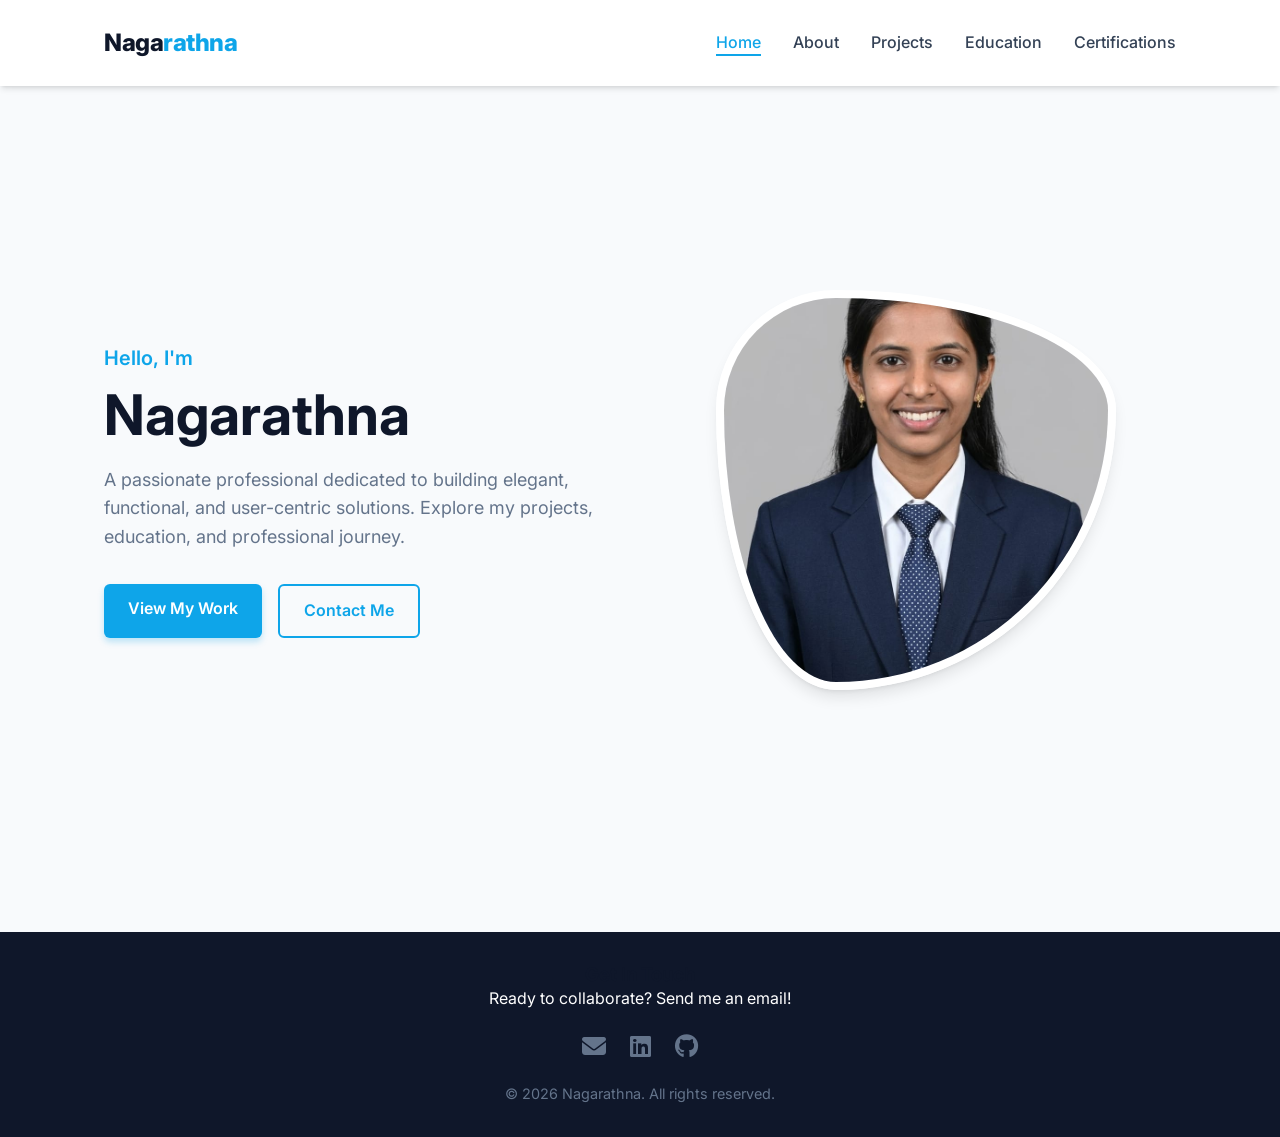
<file: index.html>
<!DOCTYPE html>
<html lang="en">
<head>
    <meta charset="UTF-8">
    <meta name="viewport" content="width=device-width, initial-scale=1.0">
    <title>Nagarathna | Professional Portfolio</title>
    <link rel="stylesheet" href="css/style.css">
    <!-- Google Fonts -->
    <link href="https://fonts.googleapis.com/css2?family=Inter:wght@300;400;500;600;700;800&display=swap" rel="stylesheet">
    <!-- Font Awesome for Icons -->
    <link rel="stylesheet" href="https://cdnjs.cloudflare.com/ajax/libs/font-awesome/6.4.0/css/all.min.css">
</head>
<body>

    <header>
        <nav class="navbar">
            <a href="index.html" class="logo">Naga<span>rathna</span></a>
            <ul class="nav-links">
                <li><a href="index.html">Home</a></li>
                <li><a href="about.html">About</a></li>
                <li><a href="projects.html">Projects</a></li>
                <li><a href="education.html">Education</a></li>
                <li><a href="certifications.html">Certifications</a></li>
            </ul>
            <button class="hamburger">
                <i class="fas fa-bars"></i>
            </button>
        </nav>
    </header>

    <main>
        <section class="hero">
            <div class="hero-content">
                <span class="hero-subtitle">Hello, I'm</span>
                <h1 class="hero-title">Nagarathna</h1>
                <p class="hero-description">
                    A passionate professional dedicated to building elegant, functional, and user-centric solutions. 
                    Explore my projects, education, and professional journey.
                </p>
                <div class="hero-buttons">
                    <a href="projects.html" class="btn btn-primary">View My Work</a>
                    <a href="mailto:contact@example.com" class="btn btn-outline">Contact Me</a>
                </div>
            </div>
            <div class="hero-image">
                <!-- Using one of the provided images as a profile photo placeholder -->
                <img src="WhatsApp Image 2026-05-04 at 5.15.26 PM.jpeg" alt="Nagarathna - Profile Photo">
            </div>
        </section>
    </main>

    <footer>
        <div class="footer-content">
            <h3>Get In Touch</h3>
            <p>Ready to collaborate? Send me an email!</p>
            <div class="social-links">
                <a href="mailto:contact@example.com"><i class="fas fa-envelope"></i></a>
                <a href="#"><i class="fab fa-linkedin"></i></a>
                <a href="#"><i class="fab fa-github"></i></a>
            </div>
            <p style="margin-top: 1rem; font-size: 0.9rem; color: var(--text-muted);">
                &copy; 2026 Nagarathna. All rights reserved.
            </p>
        </div>
    </footer>

    <script src="js/script.js"></script>
</body>
</html>
</file>
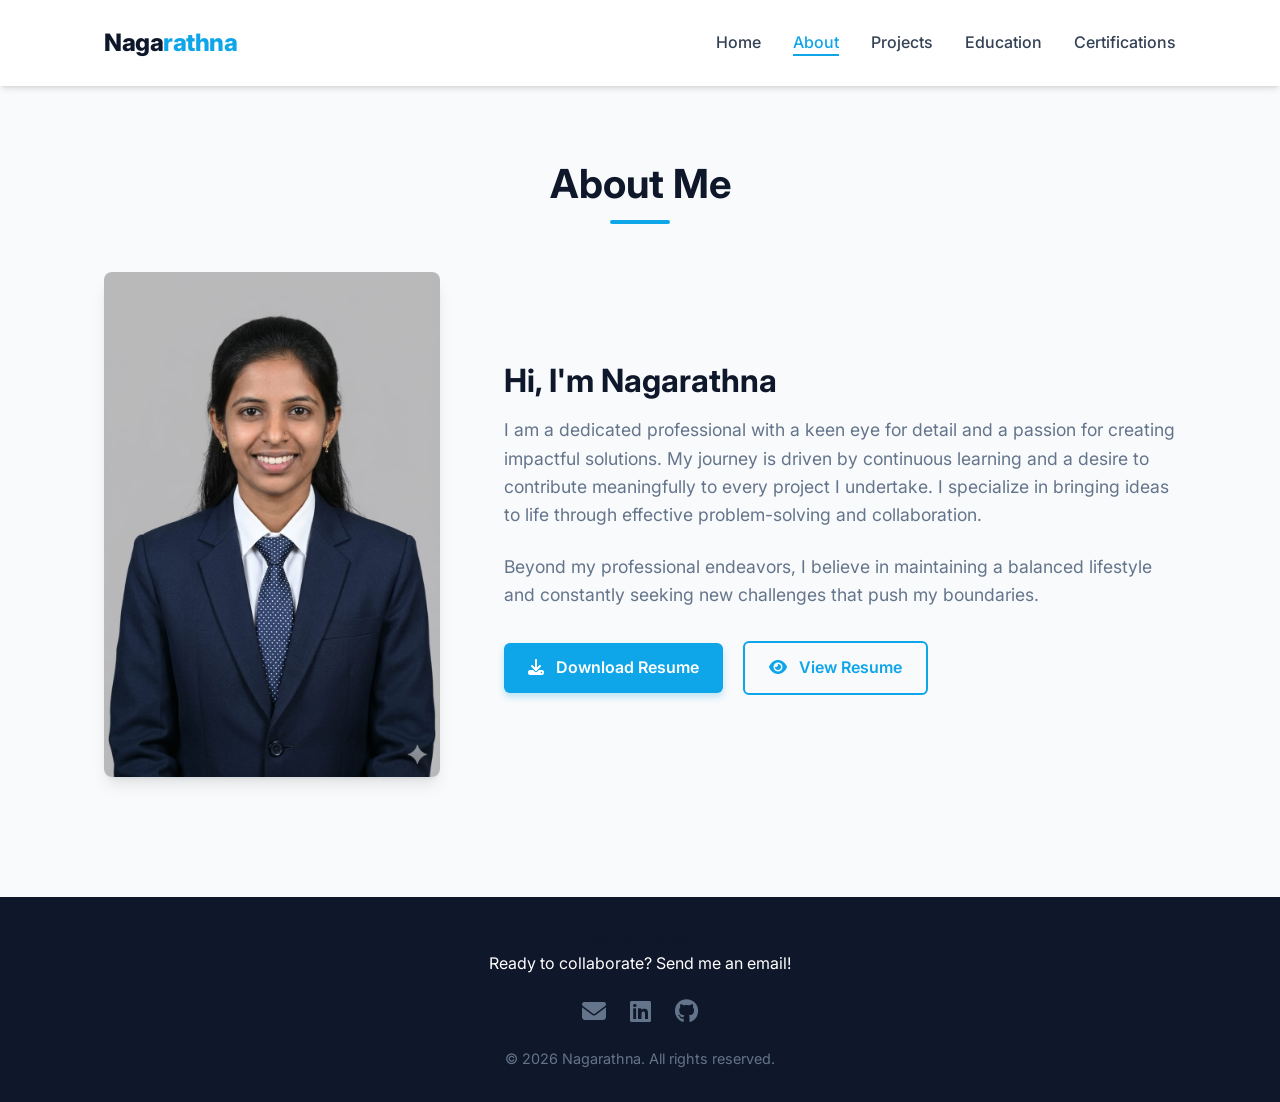
<file: about.html>
<!DOCTYPE html>
<html lang="en">
<head>
    <meta charset="UTF-8">
    <meta name="viewport" content="width=device-width, initial-scale=1.0">
    <title>About Me | Professional Portfolio</title>
    <link rel="stylesheet" href="css/style.css">
    <link href="https://fonts.googleapis.com/css2?family=Inter:wght@300;400;500;600;700;800&display=swap" rel="stylesheet">
    <link rel="stylesheet" href="https://cdnjs.cloudflare.com/ajax/libs/font-awesome/6.4.0/css/all.min.css">
</head>
<body>

    <header>
        <nav class="navbar">
            <a href="index.html" class="logo">Naga<span>rathna</span></a>
            <ul class="nav-links">
                <li><a href="index.html">Home</a></li>
                <li><a href="about.html">About</a></li>
                <li><a href="projects.html">Projects</a></li>
                <li><a href="education.html">Education</a></li>
                <li><a href="certifications.html">Certifications</a></li>
            </ul>
            <button class="hamburger">
                <i class="fas fa-bars"></i>
            </button>
        </nav>
    </header>

    <main>
        <section class="about section-title-container fade-in">
            <h2 class="section-title">About Me</h2>
            <div style="display: flex; gap: 4rem; align-items: center; flex-wrap: wrap;">
                <div style="flex: 1; min-width: 300px;">
                    <img src="WhatsApp Image 2026-05-04 at 5.15.26 PM.jpeg" alt="Nagarathna" style="width: 100%; border-radius: 0.5rem; box-shadow: var(--shadow-lg);">
                </div>
                <div style="flex: 2; min-width: 300px;">
                    <h3 style="font-size: 2rem; margin-bottom: 1rem;">Hi, I'm Nagarathna</h3>
                    <p style="color: var(--text-muted); margin-bottom: 1.5rem; font-size: 1.1rem;">
                        I am a dedicated professional with a keen eye for detail and a passion for creating impactful solutions. 
                        My journey is driven by continuous learning and a desire to contribute meaningfully to every project I undertake.
                        I specialize in bringing ideas to life through effective problem-solving and collaboration.
                    </p>
                    <p style="color: var(--text-muted); margin-bottom: 2rem; font-size: 1.1rem;">
                        Beyond my professional endeavors, I believe in maintaining a balanced lifestyle and constantly seeking new challenges that push my boundaries.
                    </p>
                    
                    <div style="margin-top: 2rem;">
                        <!-- Providing the second image as the resume placeholder -->
                        <a href="WhatsApp Image 2026-05-04 at 4.33.49 PM.jpeg" download class="btn btn-primary" style="margin-right: 1rem;">
                            <i class="fas fa-download" style="margin-right: 0.5rem;"></i> Download Resume
                        </a>
                        <a href="WhatsApp Image 2026-05-04 at 4.33.49 PM.jpeg" target="_blank" class="btn btn-outline">
                            <i class="fas fa-eye" style="margin-right: 0.5rem;"></i> View Resume
                        </a>
                    </div>
                </div>
            </div>
        </section>
    </main>

    <footer>
        <div class="footer-content">
            <h3>Get In Touch</h3>
            <p>Ready to collaborate? Send me an email!</p>
            <div class="social-links">
                <a href="mailto:contact@example.com"><i class="fas fa-envelope"></i></a>
                <a href="#"><i class="fab fa-linkedin"></i></a>
                <a href="#"><i class="fab fa-github"></i></a>
            </div>
            <p style="margin-top: 1rem; font-size: 0.9rem; color: var(--text-muted);">
                &copy; 2026 Nagarathna. All rights reserved.
            </p>
        </div>
    </footer>

    <script src="js/script.js"></script>
</body>
</html>
</file>
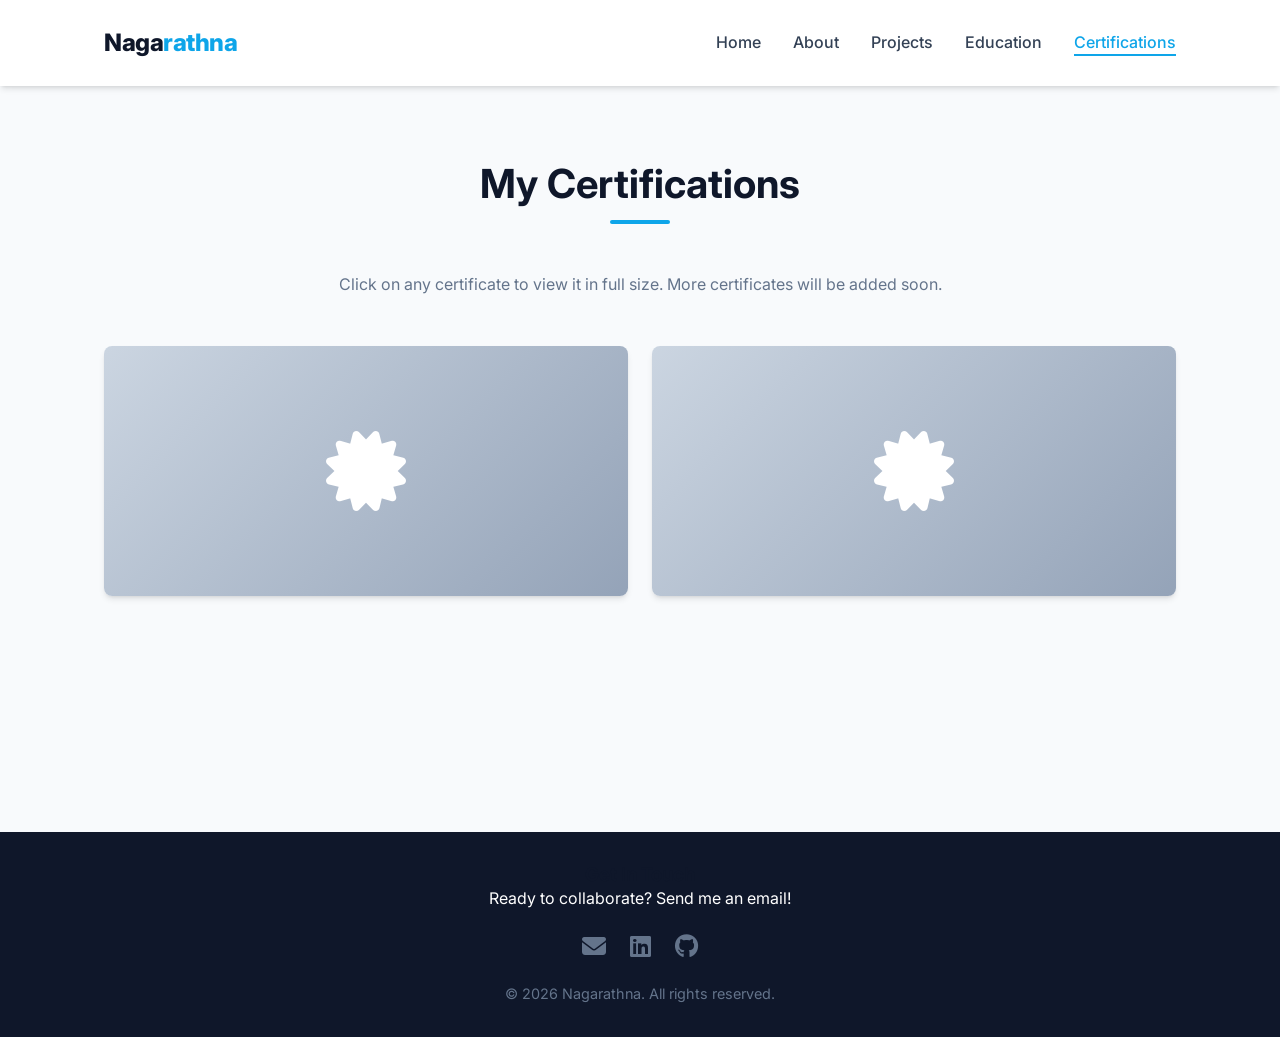
<file: certifications.html>
<!DOCTYPE html>
<html lang="en">
<head>
    <meta charset="UTF-8">
    <meta name="viewport" content="width=device-width, initial-scale=1.0">
    <title>Certifications | Professional Portfolio</title>
    <link rel="stylesheet" href="css/style.css">
    <link href="https://fonts.googleapis.com/css2?family=Inter:wght@300;400;500;600;700;800&display=swap" rel="stylesheet">
    <link rel="stylesheet" href="https://cdnjs.cloudflare.com/ajax/libs/font-awesome/6.4.0/css/all.min.css">
</head>
<body>

    <header>
        <nav class="navbar">
            <a href="index.html" class="logo">Naga<span>rathna</span></a>
            <ul class="nav-links">
                <li><a href="index.html">Home</a></li>
                <li><a href="about.html">About</a></li>
                <li><a href="projects.html">Projects</a></li>
                <li><a href="education.html">Education</a></li>
                <li><a href="certifications.html">Certifications</a></li>
            </ul>
            <button class="hamburger">
                <i class="fas fa-bars"></i>
            </button>
        </nav>
    </header>

    <main>
        <section class="certifications fade-in">
            <h2 class="section-title">My Certifications</h2>
            <p style="text-align: center; color: var(--text-muted); margin-bottom: 3rem;">Click on any certificate to view it in full size. More certificates will be added soon.</p>
            
            <div class="cert-grid">
                <!-- Certificate 1 Placeholder -->
                <div class="cert-card">
                    <!-- Currently using a gradient placeholder. Can be replaced with actual image path later -->
                    <div style="background: linear-gradient(135deg, #cbd5e1, #94a3b8); width: 100%; height: 250px; display: flex; align-items: center; justify-content: center;">
                        <i class="fas fa-certificate" style="font-size: 5rem; color: #fff;"></i>
                    </div>
                    <!-- Hidden actual image for modal to pick up. We use the same for now to prevent broken links -->
                    <img src="data:image/svg+xml;charset=UTF-8,%3Csvg%20width%3D%22800%22%20height%3D%22600%22%20xmlns%3D%22http%3A%2F%2Fwww.w3.org%2F2000%2Fsvg%22%20viewBox%3D%220%200%20800%20600%22%20preserveAspectRatio%3D%22none%22%3E%3Cdefs%3E%3Cstyle%20type%3D%22text%2Fcss%22%3E%23holder_18e12b7a9f4%20text%20%7B%20fill%3A%23999%3Bfont-weight%3Anormal%3Bfont-family%3AHelvetica%2C%20monospace%3Bfont-size%3A40pt%20%7D%20%3C%2Fstyle%3E%3C%2Fdefs%3E%3Cg%20id%3D%22holder_18e12b7a9f4%22%3E%3Crect%20width%3D%22800%22%20height%3D%22600%22%20fill%3D%22%23eeeeee%22%3E%3C%2Frect%3E%3Cg%3E%3Ctext%20x%3D%22240%22%20y%3D%22318.5%22%3ECertificate%201%3C%2Ftext%3E%3C%2Fg%3E%3C%2Fg%3E%3C%2Fsvg%3E" alt="Professional Certification 1" style="display: none;">
                    <div class="cert-overlay">
                        <span>View Certificate</span>
                    </div>
                </div>

                <!-- Certificate 2 Placeholder -->
                <div class="cert-card">
                    <div style="background: linear-gradient(135deg, #cbd5e1, #94a3b8); width: 100%; height: 250px; display: flex; align-items: center; justify-content: center;">
                        <i class="fas fa-certificate" style="font-size: 5rem; color: #fff;"></i>
                    </div>
                    <img src="data:image/svg+xml;charset=UTF-8,%3Csvg%20width%3D%22800%22%20height%3D%22600%22%20xmlns%3D%22http%3A%2F%2Fwww.w3.org%2F2000%2Fsvg%22%20viewBox%3D%220%200%20800%20600%22%20preserveAspectRatio%3D%22none%22%3E%3Cdefs%3E%3Cstyle%20type%3D%22text%2Fcss%22%3E%23holder_18e12b7a9f5%20text%20%7B%20fill%3A%23999%3Bfont-weight%3Anormal%3Bfont-family%3AHelvetica%2C%20monospace%3Bfont-size%3A40pt%20%7D%20%3C%2Fstyle%3E%3C%2Fdefs%3E%3Cg%20id%3D%22holder_18e12b7a9f5%22%3E%3Crect%20width%3D%22800%22%20height%3D%22600%22%20fill%3D%22%23eeeeee%22%3E%3C%2Frect%3E%3Cg%3E%3Ctext%20x%3D%22240%22%20y%3D%22318.5%22%3ECertificate%202%3C%2Ftext%3E%3C%2Fg%3E%3C%2Fg%3E%3C%2Fsvg%3E" alt="Professional Certification 2" style="display: none;">
                    <div class="cert-overlay">
                        <span>View Certificate</span>
                    </div>
                </div>
            </div>
        </section>

        <!-- The Modal -->
        <div id="certModal" class="modal">
            <span class="close">&times;</span>
            <img class="modal-content" id="img01">
            <div id="caption" style="margin: auto; display: block; width: 80%; max-width: 700px; text-align: center; color: #ccc; padding: 10px 0; height: 150px;"></div>
        </div>

    </main>

    <footer>
        <div class="footer-content">
            <h3>Get In Touch</h3>
            <p>Ready to collaborate? Send me an email!</p>
            <div class="social-links">
                <a href="mailto:contact@example.com"><i class="fas fa-envelope"></i></a>
                <a href="#"><i class="fab fa-linkedin"></i></a>
                <a href="#"><i class="fab fa-github"></i></a>
            </div>
            <p style="margin-top: 1rem; font-size: 0.9rem; color: var(--text-muted);">
                &copy; 2026 Nagarathna. All rights reserved.
            </p>
        </div>
    </footer>

    <script src="js/script.js"></script>
</body>
</html>
</file>
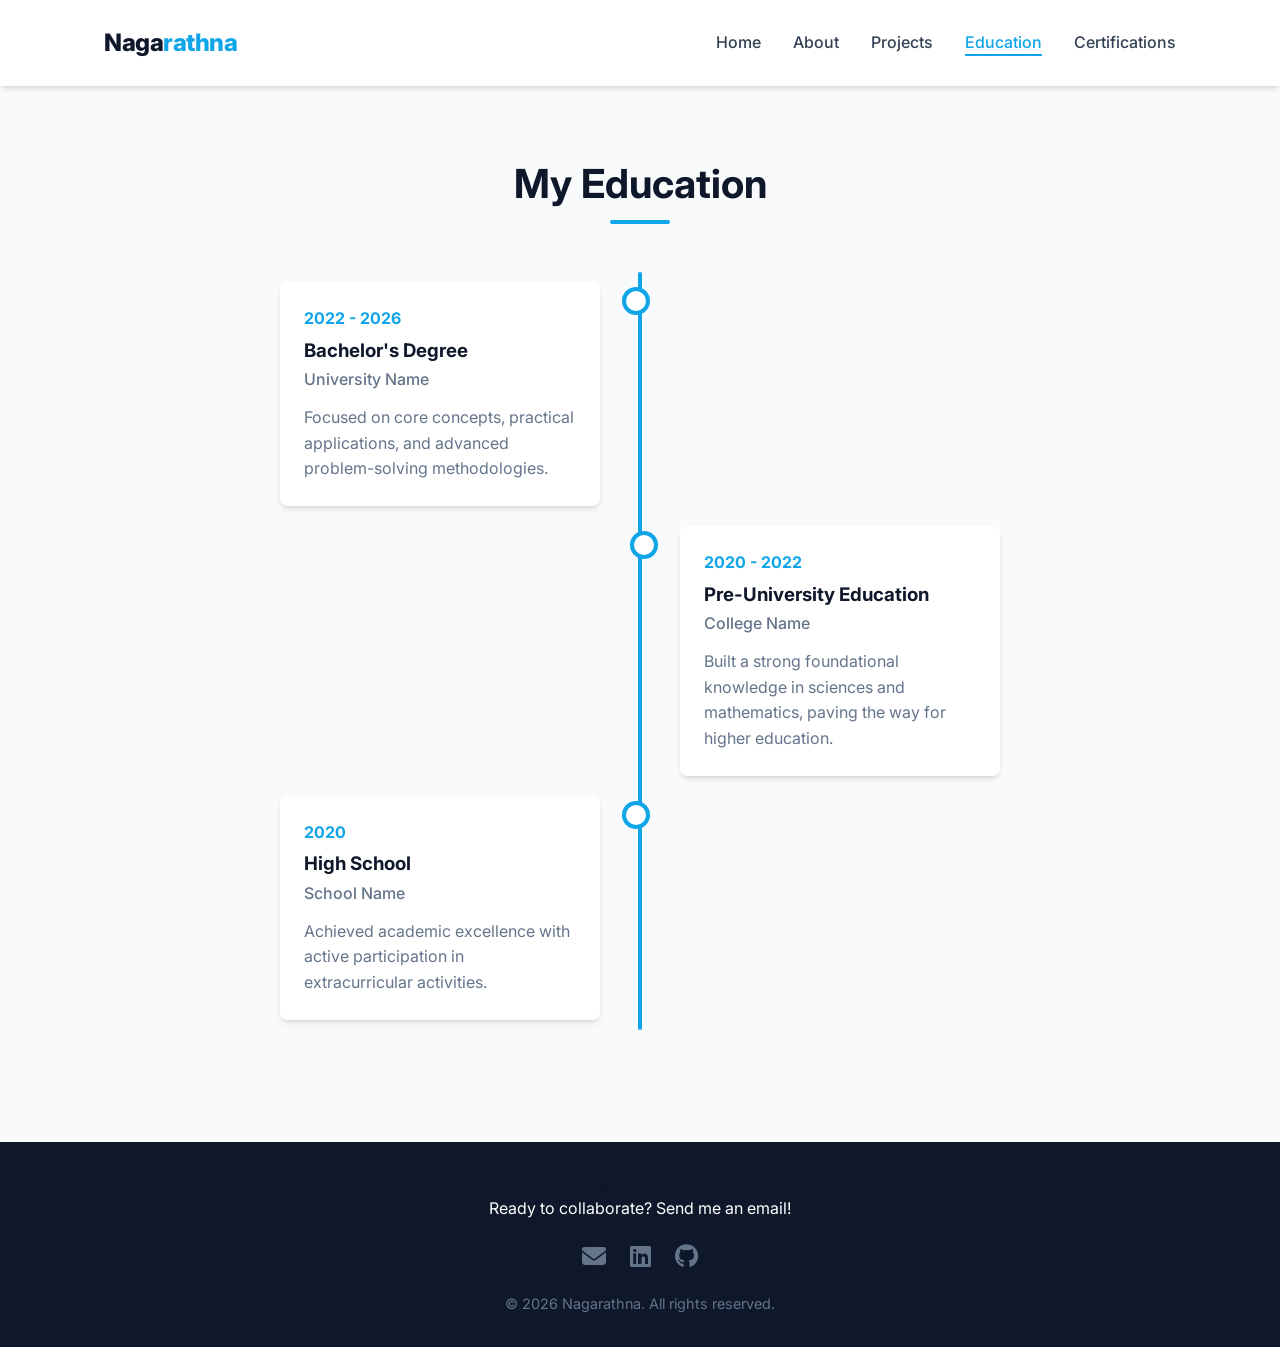
<file: education.html>
<!DOCTYPE html>
<html lang="en">
<head>
    <meta charset="UTF-8">
    <meta name="viewport" content="width=device-width, initial-scale=1.0">
    <title>Education | Professional Portfolio</title>
    <link rel="stylesheet" href="css/style.css">
    <link href="https://fonts.googleapis.com/css2?family=Inter:wght@300;400;500;600;700;800&display=swap" rel="stylesheet">
    <link rel="stylesheet" href="https://cdnjs.cloudflare.com/ajax/libs/font-awesome/6.4.0/css/all.min.css">
</head>
<body>

    <header>
        <nav class="navbar">
            <a href="index.html" class="logo">Naga<span>rathna</span></a>
            <ul class="nav-links">
                <li><a href="index.html">Home</a></li>
                <li><a href="about.html">About</a></li>
                <li><a href="projects.html">Projects</a></li>
                <li><a href="education.html">Education</a></li>
                <li><a href="certifications.html">Certifications</a></li>
            </ul>
            <button class="hamburger">
                <i class="fas fa-bars"></i>
            </button>
        </nav>
    </header>

    <main>
        <section class="education fade-in">
            <h2 class="section-title">My Education</h2>
            <div class="timeline">
                
                <div class="timeline-item left">
                    <div class="timeline-content">
                        <div class="timeline-date">2022 - 2026</div>
                        <h3 style="margin-bottom: 0.5rem;">Bachelor's Degree</h3>
                        <h4 style="color: var(--text-muted); margin-bottom: 1rem; font-weight: 500;">University Name</h4>
                        <p style="color: var(--text-muted);">Focused on core concepts, practical applications, and advanced problem-solving methodologies.</p>
                    </div>
                </div>

                <div class="timeline-item right">
                    <div class="timeline-content">
                        <div class="timeline-date">2020 - 2022</div>
                        <h3 style="margin-bottom: 0.5rem;">Pre-University Education</h3>
                        <h4 style="color: var(--text-muted); margin-bottom: 1rem; font-weight: 500;">College Name</h4>
                        <p style="color: var(--text-muted);">Built a strong foundational knowledge in sciences and mathematics, paving the way for higher education.</p>
                    </div>
                </div>

                <div class="timeline-item left">
                    <div class="timeline-content">
                        <div class="timeline-date">2020</div>
                        <h3 style="margin-bottom: 0.5rem;">High School</h3>
                        <h4 style="color: var(--text-muted); margin-bottom: 1rem; font-weight: 500;">School Name</h4>
                        <p style="color: var(--text-muted);">Achieved academic excellence with active participation in extracurricular activities.</p>
                    </div>
                </div>

            </div>
        </section>
    </main>

    <footer>
        <div class="footer-content">
            <h3>Get In Touch</h3>
            <p>Ready to collaborate? Send me an email!</p>
            <div class="social-links">
                <a href="mailto:contact@example.com"><i class="fas fa-envelope"></i></a>
                <a href="#"><i class="fab fa-linkedin"></i></a>
                <a href="#"><i class="fab fa-github"></i></a>
            </div>
            <p style="margin-top: 1rem; font-size: 0.9rem; color: var(--text-muted);">
                &copy; 2026 Nagarathna. All rights reserved.
            </p>
        </div>
    </footer>

    <script src="js/script.js"></script>
</body>
</html>
</file>
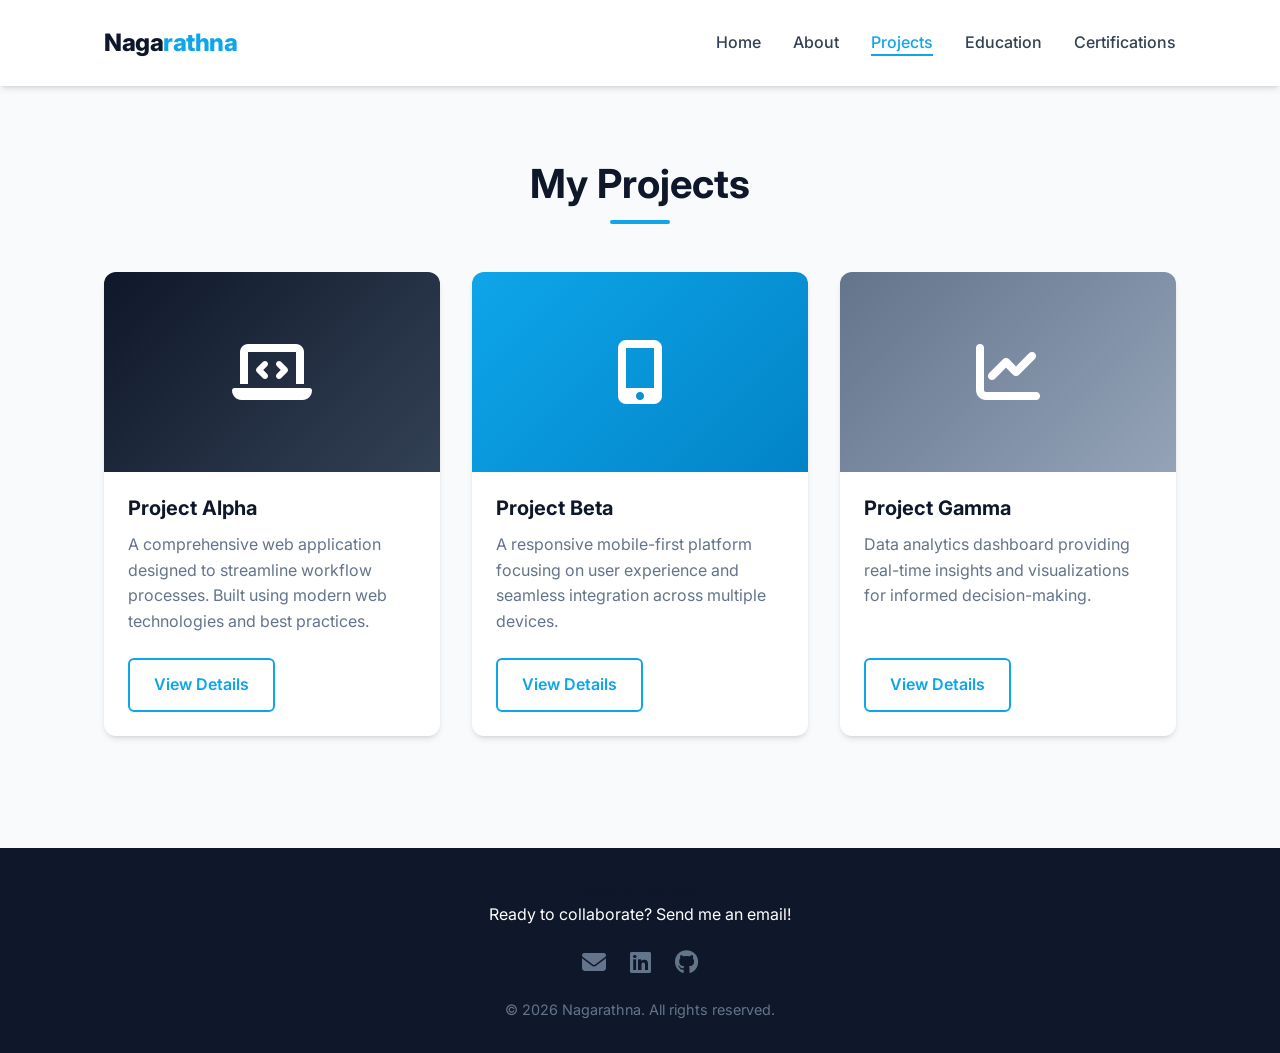
<file: projects.html>
<!DOCTYPE html>
<html lang="en">
<head>
    <meta charset="UTF-8">
    <meta name="viewport" content="width=device-width, initial-scale=1.0">
    <title>Projects | Professional Portfolio</title>
    <link rel="stylesheet" href="css/style.css">
    <link href="https://fonts.googleapis.com/css2?family=Inter:wght@300;400;500;600;700;800&display=swap" rel="stylesheet">
    <link rel="stylesheet" href="https://cdnjs.cloudflare.com/ajax/libs/font-awesome/6.4.0/css/all.min.css">
</head>
<body>

    <header>
        <nav class="navbar">
            <a href="index.html" class="logo">Naga<span>rathna</span></a>
            <ul class="nav-links">
                <li><a href="index.html">Home</a></li>
                <li><a href="about.html">About</a></li>
                <li><a href="projects.html">Projects</a></li>
                <li><a href="education.html">Education</a></li>
                <li><a href="certifications.html">Certifications</a></li>
            </ul>
            <button class="hamburger">
                <i class="fas fa-bars"></i>
            </button>
        </nav>
    </header>

    <main>
        <section class="projects fade-in">
            <h2 class="section-title">My Projects</h2>
            <div class="grid">
                <!-- Project 1 -->
                <div class="card">
                    <div class="card-img" style="background: linear-gradient(135deg, #0f172a, #334155); display: flex; align-items: center; justify-content: center;">
                        <i class="fas fa-laptop-code" style="font-size: 4rem; color: #fff;"></i>
                    </div>
                    <div class="card-content">
                        <h3 class="card-title">Project Alpha</h3>
                        <p class="card-text">A comprehensive web application designed to streamline workflow processes. Built using modern web technologies and best practices.</p>
                        <a href="#" class="btn btn-outline" style="align-self: flex-start;">View Details</a>
                    </div>
                </div>

                <!-- Project 2 -->
                <div class="card">
                    <div class="card-img" style="background: linear-gradient(135deg, #0ea5e9, #0284c7); display: flex; align-items: center; justify-content: center;">
                        <i class="fas fa-mobile-alt" style="font-size: 4rem; color: #fff;"></i>
                    </div>
                    <div class="card-content">
                        <h3 class="card-title">Project Beta</h3>
                        <p class="card-text">A responsive mobile-first platform focusing on user experience and seamless integration across multiple devices.</p>
                        <a href="#" class="btn btn-outline" style="align-self: flex-start;">View Details</a>
                    </div>
                </div>

                <!-- Project 3 -->
                <div class="card">
                    <div class="card-img" style="background: linear-gradient(135deg, #64748b, #94a3b8); display: flex; align-items: center; justify-content: center;">
                        <i class="fas fa-chart-line" style="font-size: 4rem; color: #fff;"></i>
                    </div>
                    <div class="card-content">
                        <h3 class="card-title">Project Gamma</h3>
                        <p class="card-text">Data analytics dashboard providing real-time insights and visualizations for informed decision-making.</p>
                        <a href="#" class="btn btn-outline" style="align-self: flex-start;">View Details</a>
                    </div>
                </div>
            </div>
        </section>
    </main>

    <footer>
        <div class="footer-content">
            <h3>Get In Touch</h3>
            <p>Ready to collaborate? Send me an email!</p>
            <div class="social-links">
                <a href="mailto:contact@example.com"><i class="fas fa-envelope"></i></a>
                <a href="#"><i class="fab fa-linkedin"></i></a>
                <a href="#"><i class="fab fa-github"></i></a>
            </div>
            <p style="margin-top: 1rem; font-size: 0.9rem; color: var(--text-muted);">
                &copy; 2026 Nagarathna. All rights reserved.
            </p>
        </div>
    </footer>

    <script src="js/script.js"></script>
</body>
</html>
</file>
<file: css/style.css>
:root {
    --primary-color: #0f172a;
    --secondary-color: #334155;
    --accent-color: #0ea5e9;
    --accent-hover: #0284c7;
    --bg-color: #f8fafc;
    --bg-card: #ffffff;
    --text-main: #1e293b;
    --text-muted: #64748b;
    --white: #ffffff;
    --transition: all 0.3s ease;
    --shadow: 0 4px 6px -1px rgb(0 0 0 / 0.1), 0 2px 4px -2px rgb(0 0 0 / 0.1);
    --shadow-lg: 0 10px 15px -3px rgb(0 0 0 / 0.1), 0 4px 6px -4px rgb(0 0 0 / 0.1);
}

* {
    margin: 0;
    padding: 0;
    box-sizing: border-box;
}

body {
    font-family: 'Inter', -apple-system, BlinkMacSystemFont, 'Segoe UI', Roboto, Helvetica, Arial, sans-serif;
    background-color: var(--bg-color);
    color: var(--text-main);
    line-height: 1.6;
    overflow-x: hidden;
}

/* Typography */
h1, h2, h3, h4, h5, h6 {
    font-weight: 700;
    line-height: 1.2;
    color: var(--primary-color);
}

a {
    text-decoration: none;
    color: var(--accent-color);
    transition: var(--transition);
}

a:hover {
    color: var(--accent-hover);
}

/* Header & Navigation */
header {
    background-color: var(--white);
    box-shadow: var(--shadow);
    position: fixed;
    width: 100%;
    top: 0;
    z-index: 1000;
}

.navbar {
    display: flex;
    justify-content: space-between;
    align-items: center;
    padding: 1.5rem 5%;
    max-width: 1200px;
    margin: 0 auto;
}

.logo {
    font-size: 1.5rem;
    font-weight: 800;
    color: var(--primary-color);
    letter-spacing: -0.5px;
}

.logo span {
    color: var(--accent-color);
}

.nav-links {
    display: flex;
    list-style: none;
    gap: 2rem;
}

.nav-links li a {
    color: var(--secondary-color);
    font-weight: 500;
    font-size: 1rem;
    position: relative;
}

.nav-links li a::after {
    content: '';
    position: absolute;
    width: 0;
    height: 2px;
    bottom: -4px;
    left: 0;
    background-color: var(--accent-color);
    transition: var(--transition);
}

.nav-links li a:hover::after,
.nav-links li a.active::after {
    width: 100%;
}

.nav-links li a:hover,
.nav-links li a.active {
    color: var(--accent-color);
}

.hamburger {
    display: none;
    cursor: pointer;
    background: none;
    border: none;
    font-size: 1.5rem;
    color: var(--primary-color);
}

/* Buttons */
.btn {
    display: inline-block;
    padding: 0.75rem 1.5rem;
    border-radius: 0.375rem;
    font-weight: 600;
    text-align: center;
    cursor: pointer;
    transition: var(--transition);
    border: none;
    font-size: 1rem;
}

.btn-primary {
    background-color: var(--accent-color);
    color: var(--white);
    box-shadow: 0 4px 6px rgba(14, 165, 233, 0.25);
}

.btn-primary:hover {
    background-color: var(--accent-hover);
    color: var(--white);
    transform: translateY(-2px);
    box-shadow: 0 6px 12px rgba(14, 165, 233, 0.3);
}

.btn-outline {
    background-color: transparent;
    color: var(--accent-color);
    border: 2px solid var(--accent-color);
}

.btn-outline:hover {
    background-color: var(--accent-color);
    color: var(--white);
    transform: translateY(-2px);
}

/* Main Layout */
main {
    margin-top: 80px; /* Offset for fixed header */
    min-height: calc(100vh - 80px - 100px); /* Adjust for header and footer */
}

section {
    padding: 5rem 5%;
    max-width: 1200px;
    margin: 0 auto;
}

.section-title {
    text-align: center;
    font-size: 2.5rem;
    margin-bottom: 3rem;
    position: relative;
    padding-bottom: 1rem;
}

.section-title::after {
    content: '';
    position: absolute;
    width: 60px;
    height: 4px;
    background-color: var(--accent-color);
    bottom: 0;
    left: 50%;
    transform: translateX(-50%);
    border-radius: 2px;
}

/* Hero Section */
.hero {
    display: flex;
    align-items: center;
    justify-content: space-between;
    min-height: calc(100vh - 80px);
    gap: 2rem;
}

.hero-content {
    flex: 1;
    animation: slideInLeft 1s ease forwards;
}

.hero-subtitle {
    font-size: 1.25rem;
    color: var(--accent-color);
    font-weight: 600;
    margin-bottom: 0.5rem;
    display: block;
}

.hero-title {
    font-size: 3.5rem;
    margin-bottom: 1rem;
    color: var(--primary-color);
}

.hero-description {
    font-size: 1.125rem;
    color: var(--text-muted);
    margin-bottom: 2rem;
    max-width: 600px;
}

.hero-buttons {
    display: flex;
    gap: 1rem;
}

.hero-image {
    flex: 1;
    display: flex;
    justify-content: center;
    animation: slideInRight 1s ease forwards;
}

.hero-image img {
    max-width: 100%;
    width: 400px;
    height: 400px;
    object-fit: cover;
    border-radius: 30% 70% 70% 30% / 30% 30% 70% 70%;
    box-shadow: var(--shadow-lg);
    border: 8px solid var(--white);
    transition: var(--transition);
}

.hero-image img:hover {
    border-radius: 50%;
    transform: scale(1.02);
}

/* Animations */
@keyframes slideInLeft {
    from { opacity: 0; transform: translateX(-50px); }
    to { opacity: 1; transform: translateX(0); }
}

@keyframes slideInRight {
    from { opacity: 0; transform: translateX(50px); }
    to { opacity: 1; transform: translateX(0); }
}

@keyframes fadeIn {
    from { opacity: 0; transform: translateY(20px); }
    to { opacity: 1; transform: translateY(0); }
}

.fade-in {
    animation: fadeIn 0.8s ease forwards;
}

/* Cards (Projects & Education) */
.grid {
    display: grid;
    grid-template-columns: repeat(auto-fit, minmax(300px, 1fr));
    gap: 2rem;
}

.card {
    background: var(--bg-card);
    border-radius: 0.75rem;
    overflow: hidden;
    box-shadow: var(--shadow);
    transition: var(--transition);
    height: 100%;
    display: flex;
    flex-direction: column;
}

.card:hover {
    transform: translateY(-5px);
    box-shadow: var(--shadow-lg);
}

.card-img {
    width: 100%;
    height: 200px;
    object-fit: cover;
    background-color: #e2e8f0; /* fallback placeholder */
}

.card-content {
    padding: 1.5rem;
    flex: 1;
    display: flex;
    flex-direction: column;
}

.card-title {
    font-size: 1.25rem;
    margin-bottom: 0.75rem;
}

.card-text {
    color: var(--text-muted);
    margin-bottom: 1.5rem;
    flex: 1;
}

/* Education Timeline */
.timeline {
    position: relative;
    max-width: 800px;
    margin: 0 auto;
}

.timeline::after {
    content: '';
    position: absolute;
    width: 4px;
    background-color: var(--accent-color);
    top: 0;
    bottom: 0;
    left: 50%;
    margin-left: -2px;
    border-radius: 2px;
}

.timeline-item {
    padding: 10px 40px;
    position: relative;
    background-color: inherit;
    width: 50%;
}

.timeline-item::after {
    content: '';
    position: absolute;
    width: 20px;
    height: 20px;
    right: -10px;
    background-color: var(--white);
    border: 4px solid var(--accent-color);
    top: 15px;
    border-radius: 50%;
    z-index: 1;
}

.left { left: 0; }
.right { left: 50%; }

.right::after {
    left: -10px;
}

.timeline-content {
    padding: 1.5rem;
    background: var(--bg-card);
    position: relative;
    border-radius: 0.5rem;
    box-shadow: var(--shadow);
}

.timeline-date {
    color: var(--accent-color);
    font-weight: bold;
    margin-bottom: 0.5rem;
}

/* Certifications */
.cert-grid {
    display: grid;
    grid-template-columns: repeat(auto-fit, minmax(250px, 1fr));
    gap: 1.5rem;
}

.cert-card {
    cursor: pointer;
    position: relative;
    border-radius: 0.5rem;
    overflow: hidden;
    box-shadow: var(--shadow);
}

.cert-card img {
    width: 100%;
    height: 200px;
    object-fit: cover;
    display: block;
    transition: var(--transition);
}

.cert-overlay {
    position: absolute;
    top: 0; left: 0; right: 0; bottom: 0;
    background: rgba(15, 23, 42, 0.8);
    color: var(--white);
    display: flex;
    justify-content: center;
    align-items: center;
    opacity: 0;
    transition: var(--transition);
    font-weight: 600;
    font-size: 1.2rem;
}

.cert-card:hover .cert-overlay {
    opacity: 1;
}

.cert-card:hover img {
    transform: scale(1.05);
}

/* Modal for Certificates */
.modal {
    display: none;
    position: fixed;
    z-index: 2000;
    left: 0;
    top: 0;
    width: 100%;
    height: 100%;
    background-color: rgba(15, 23, 42, 0.9);
    backdrop-filter: blur(5px);
}

.modal-content {
    margin: auto;
    display: block;
    max-width: 90%;
    max-height: 90vh;
    margin-top: 5vh;
    border-radius: 0.5rem;
    box-shadow: 0 0 20px rgba(0,0,0,0.5);
    animation: zoomIn 0.3s ease;
}

@keyframes zoomIn {
    from { transform: scale(0.9); opacity: 0; }
    to { transform: scale(1); opacity: 1; }
}

.close {
    position: absolute;
    top: 15px;
    right: 35px;
    color: #f1f1f1;
    font-size: 40px;
    font-weight: bold;
    cursor: pointer;
    transition: 0.3s;
}

.close:hover {
    color: var(--accent-color);
}

/* Contact / Footer */
footer {
    background-color: var(--primary-color);
    color: var(--white);
    text-align: center;
    padding: 2rem 5%;
    margin-top: 2rem;
}

.social-links {
    margin-top: 1rem;
    display: flex;
    justify-content: center;
    gap: 1.5rem;
}

.social-links a {
    color: var(--text-muted);
    font-size: 1.5rem;
}

.social-links a:hover {
    color: var(--accent-color);
}

/* Responsive Design */
@media screen and (max-width: 768px) {
    .nav-links {
        position: absolute;
        right: 0;
        top: 80px;
        background-color: var(--white);
        flex-direction: column;
        width: 100%;
        text-align: center;
        gap: 0;
        box-shadow: 0 10px 10px rgba(0,0,0,0.1);
        clip-path: circle(0px at 100% -10%);
        transition: all 0.5s ease-out;
    }

    .nav-links.nav-active {
        clip-path: circle(1500px at 100% -10%);
    }

    .nav-links li {
        padding: 1.5rem 0;
        border-bottom: 1px solid #f1f5f9;
    }

    .hamburger {
        display: block;
    }

    .hero {
        flex-direction: column-reverse;
        text-align: center;
        padding-top: 3rem;
    }

    .hero-buttons {
        justify-content: center;
    }
    
    .timeline::after { left: 31px; }
    .timeline-item { width: 100%; padding-left: 70px; padding-right: 25px; }
    .timeline-item::after { left: 21px; }
    .right { left: 0%; }
}
</file>
